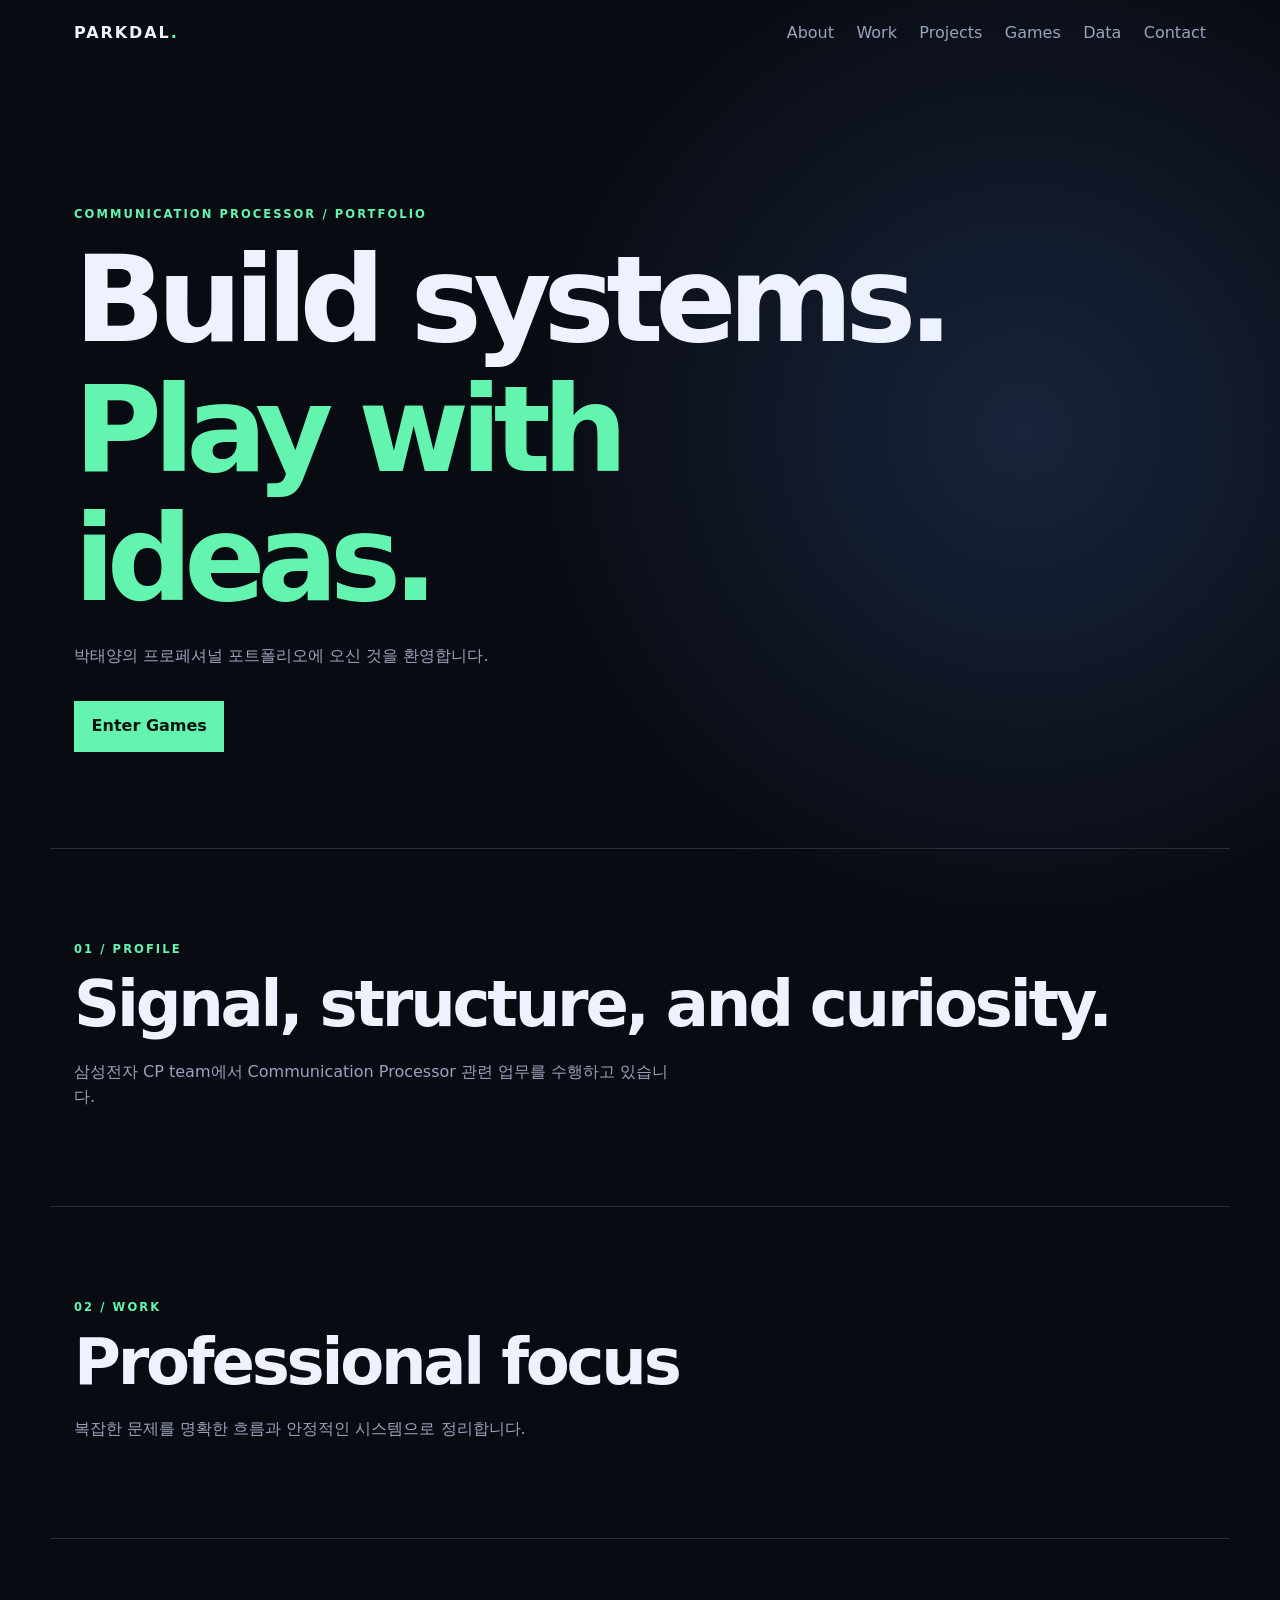
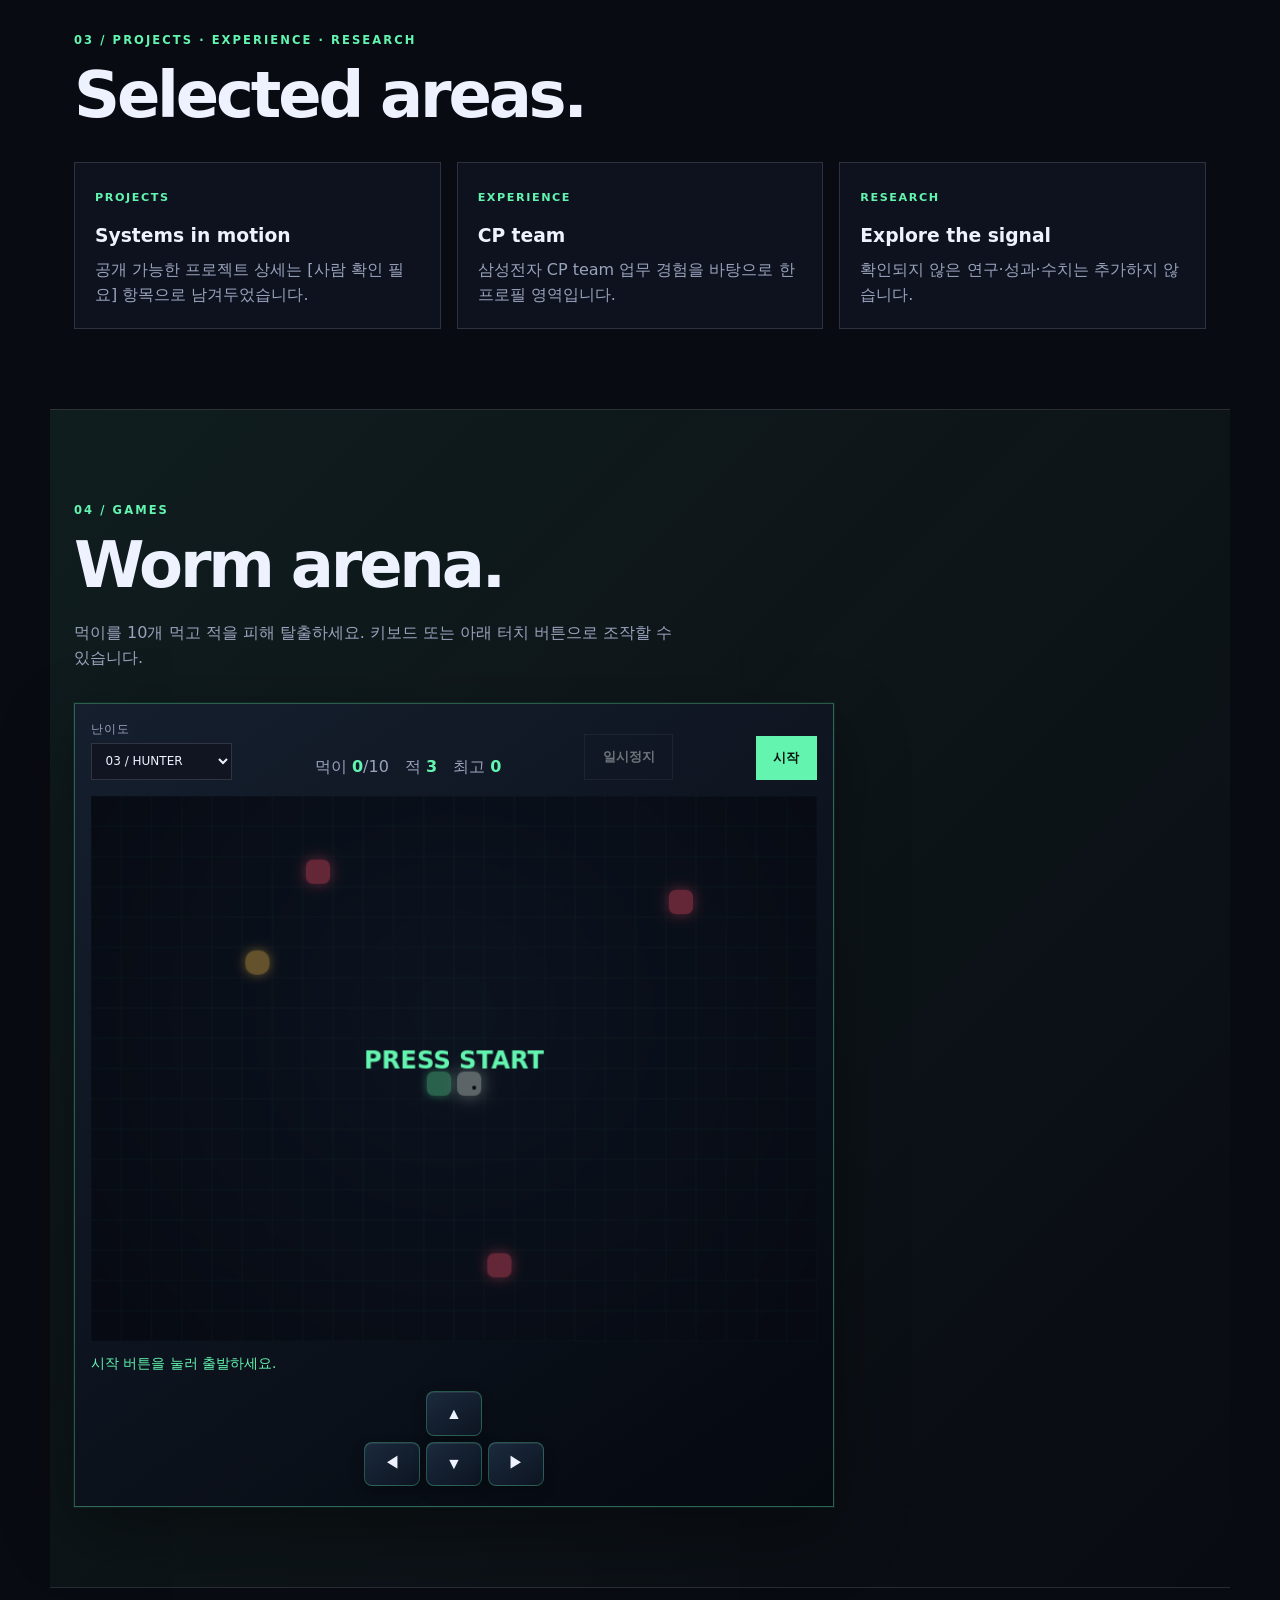
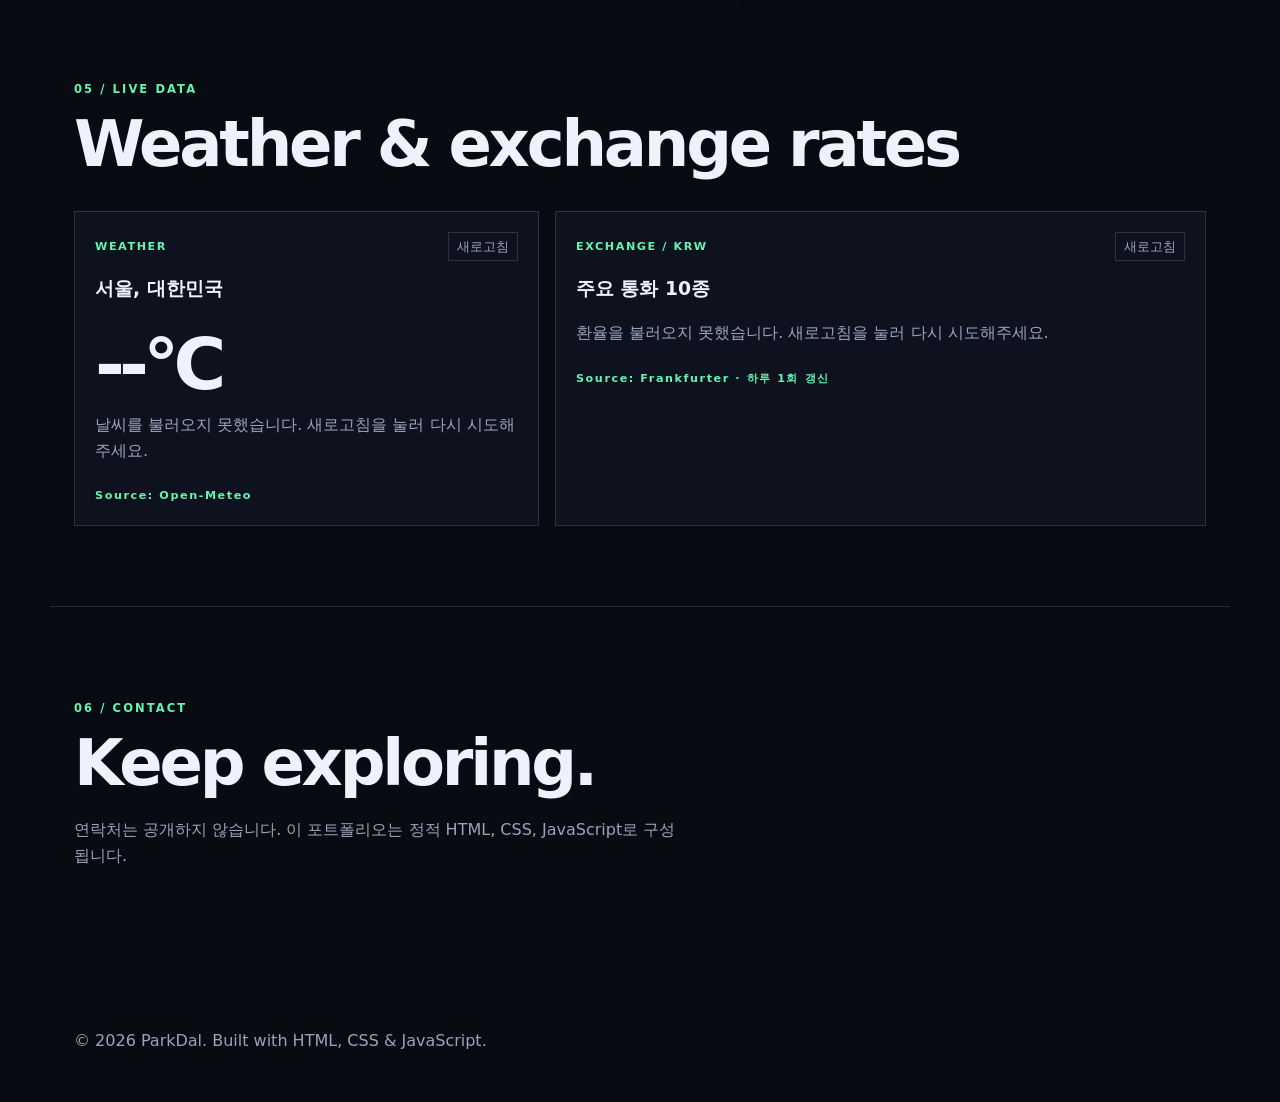
<file: index.html>
<!doctype html>
<html lang="ko">
<head>
  <meta charset="utf-8">
  <meta name="viewport" content="width=device-width, initial-scale=1">
  <meta name="description" content="박태양의 프로페셔널 포트폴리오">
  <title>ParkDal | Portfolio</title>
  <link rel="stylesheet" href="styles.css">
  <script src="script.js" defer></script>
  <script src="game.js" defer></script>
</head>
<body>
  <header class="site-header">
    <a class="brand" href="#home" aria-label="ParkDal 홈">PARKDAL<span>.</span></a>
    <button class="menu-toggle" type="button" aria-expanded="false" aria-controls="site-nav">메뉴</button>
    <nav id="site-nav" class="site-nav" aria-label="주요 메뉴">
      <a href="#about">About</a>
      <a href="#work">Work</a>
      <a href="#projects">Projects</a>
      <a href="#games">Games</a>
      <a href="#data">Data</a>
      <a href="#contact">Contact</a>
    </nav>
  </header>

  <main>
    <section id="home" class="hero" aria-labelledby="hero-title">
      <p class="eyebrow">COMMUNICATION PROCESSOR / PORTFOLIO</p>
      <h1 id="hero-title">Build systems.<br><span>Play with ideas.</span></h1>
      <p class="hero-copy">박태양의 프로페셔널 포트폴리오에 오신 것을 환영합니다.</p>
      <a class="button" href="#games">Enter Games</a>
    </section>

    <section id="about" class="content-section" aria-labelledby="about-title">
      <p class="eyebrow">01 / PROFILE</p>
      <h2 id="about-title">Signal, structure, and curiosity.</h2>
      <p>삼성전자 CP team에서 Communication Processor 관련 업무를 수행하고 있습니다.</p>
    </section>

    <section id="work" class="content-section" aria-labelledby="work-title">
      <p class="eyebrow">02 / WORK</p>
      <h2 id="work-title">Professional focus</h2>
      <p>복잡한 문제를 명확한 흐름과 안정적인 시스템으로 정리합니다.</p>
    </section>

    <section id="projects" class="content-section" aria-labelledby="projects-title">
      <p class="eyebrow">03 / PROJECTS · EXPERIENCE · RESEARCH</p>
      <h2 id="projects-title">Selected areas.</h2>
      <div class="card-grid">
        <article class="info-card"><span>PROJECTS</span><h3>Systems in motion</h3><p>공개 가능한 프로젝트 상세는 [사람 확인 필요] 항목으로 남겨두었습니다.</p></article>
        <article class="info-card"><span>EXPERIENCE</span><h3>CP team</h3><p>삼성전자 CP team 업무 경험을 바탕으로 한 프로필 영역입니다.</p></article>
        <article class="info-card"><span>RESEARCH</span><h3>Explore the signal</h3><p>확인되지 않은 연구·성과·수치는 추가하지 않습니다.</p></article>
      </div>
    </section>

    <section id="games" class="content-section game-preview" aria-labelledby="games-title">
      <p class="eyebrow">04 / GAMES</p>
      <h2 id="games-title">Worm arena.</h2>
      <p>먹이를 10개 먹고 적을 피해 탈출하세요. 키보드 또는 아래 터치 버튼으로 조작할 수 있습니다.</p>
      <div class="game-shell">
        <div class="game-toolbar">
          <label for="difficulty">난이도
            <select id="difficulty">
              <option value="1">01 / TRAINING</option>
              <option value="2">02 / SCOUT</option>
              <option value="3" selected>03 / HUNTER</option>
              <option value="4">04 / RUSH</option>
              <option value="5">05 / NIGHTMARE</option>
            </select>
          </label>
          <div class="game-stats" aria-live="polite">
            <span>먹이 <strong id="score">0</strong>/10</span>
            <span>적 <strong id="enemy-count">3</strong></span>
            <span>최고 <strong id="high-score">0</strong></span>
          </div>
          <button id="pause-game" class="button button-small button-quiet" type="button">일시정지</button>
          <button id="start-game" class="button button-small" type="button">시작</button>
          <button id="restart-game" class="button button-small" type="button" hidden>재시작</button>
        </div>
        <div class="game-board-wrap">
          <canvas id="game-board" width="720" height="540" aria-label="지렁이 게임 보드"></canvas>
          <p id="game-status" class="game-status" role="status">방향키 또는 WASD로 시작하세요.</p>
        </div>
        <div class="touch-controls" aria-label="터치 방향 조작">
          <button type="button" data-direction="up" aria-label="위로 이동">▲</button>
          <div class="touch-row">
            <button type="button" data-direction="left" aria-label="왼쪽으로 이동">◀</button>
            <button type="button" data-direction="down" aria-label="아래로 이동">▼</button>
            <button type="button" data-direction="right" aria-label="오른쪽으로 이동">▶</button>
          </div>
        </div>
      </div>
    </section>

    <section id="data" class="content-section" aria-labelledby="data-title">
      <p class="eyebrow">05 / LIVE DATA</p>
      <h2 id="data-title">Weather &amp; exchange rates</h2>
      <div class="data-grid">
        <article class="data-card" id="weather-card"><div class="data-heading"><span>WEATHER</span><button id="weather-refresh" type="button">새로고침</button></div><h3 id="weather-place">위치 확인 중</h3><p id="weather-value" class="data-value">--°C</p><p id="weather-meta">위치 권한을 확인하고 있습니다.</p><small>Source: Open-Meteo</small></article>
        <article class="data-card" id="exchange-card"><div class="data-heading"><span>EXCHANGE / KRW</span><button id="exchange-refresh" type="button">새로고침</button></div><h3>주요 통화 10종</h3><div id="exchange-content" class="exchange-content"><p>환율을 불러오는 중입니다.</p></div><small>Source: Frankfurter · 하루 1회 갱신</small></article>
      </div>
    </section>

    <section id="contact" class="content-section contact-section" aria-labelledby="contact-title">
      <p class="eyebrow">06 / CONTACT</p>
      <h2 id="contact-title">Keep exploring.</h2>
      <p>연락처는 공개하지 않습니다. 이 포트폴리오는 정적 HTML, CSS, JavaScript로 구성됩니다.</p>
    </section>
  </main>

  <footer class="site-footer">© 2026 ParkDal. Built with HTML, CSS &amp; JavaScript.</footer>
</body>
</html>
</file>
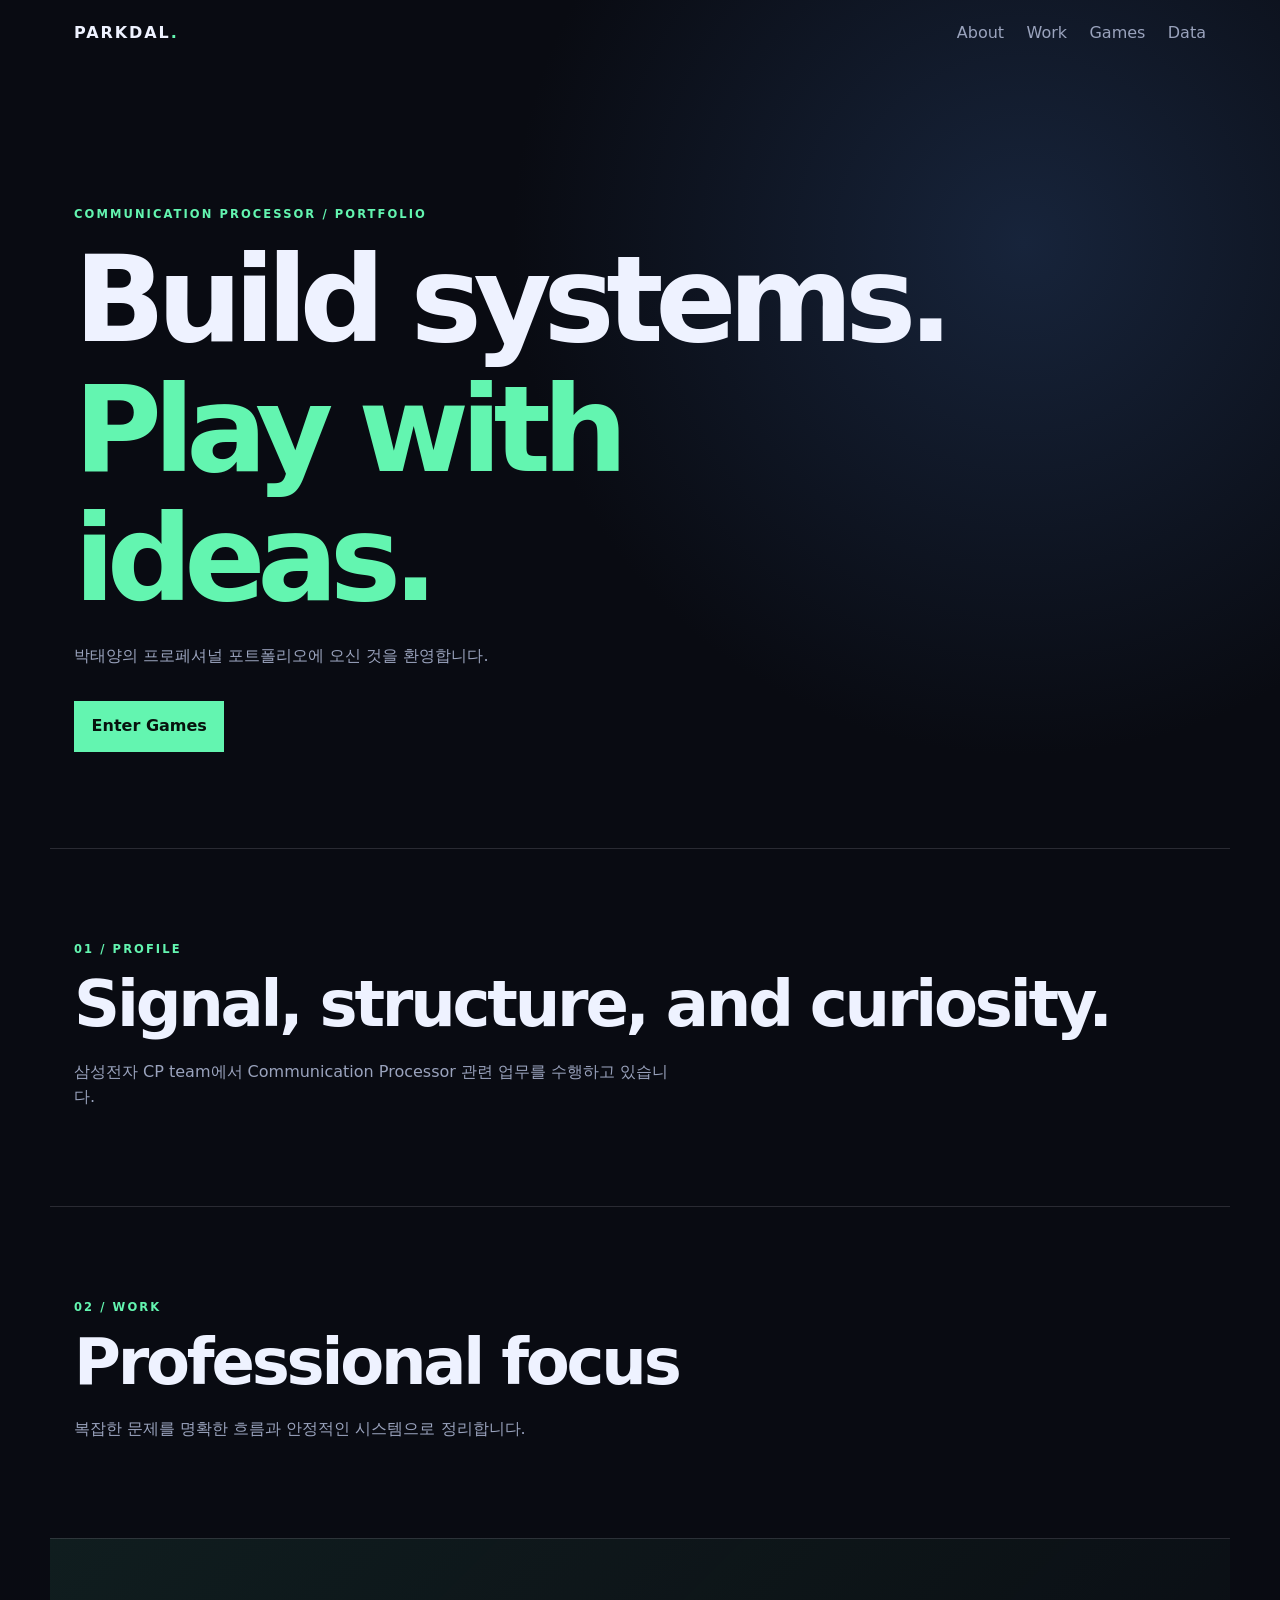
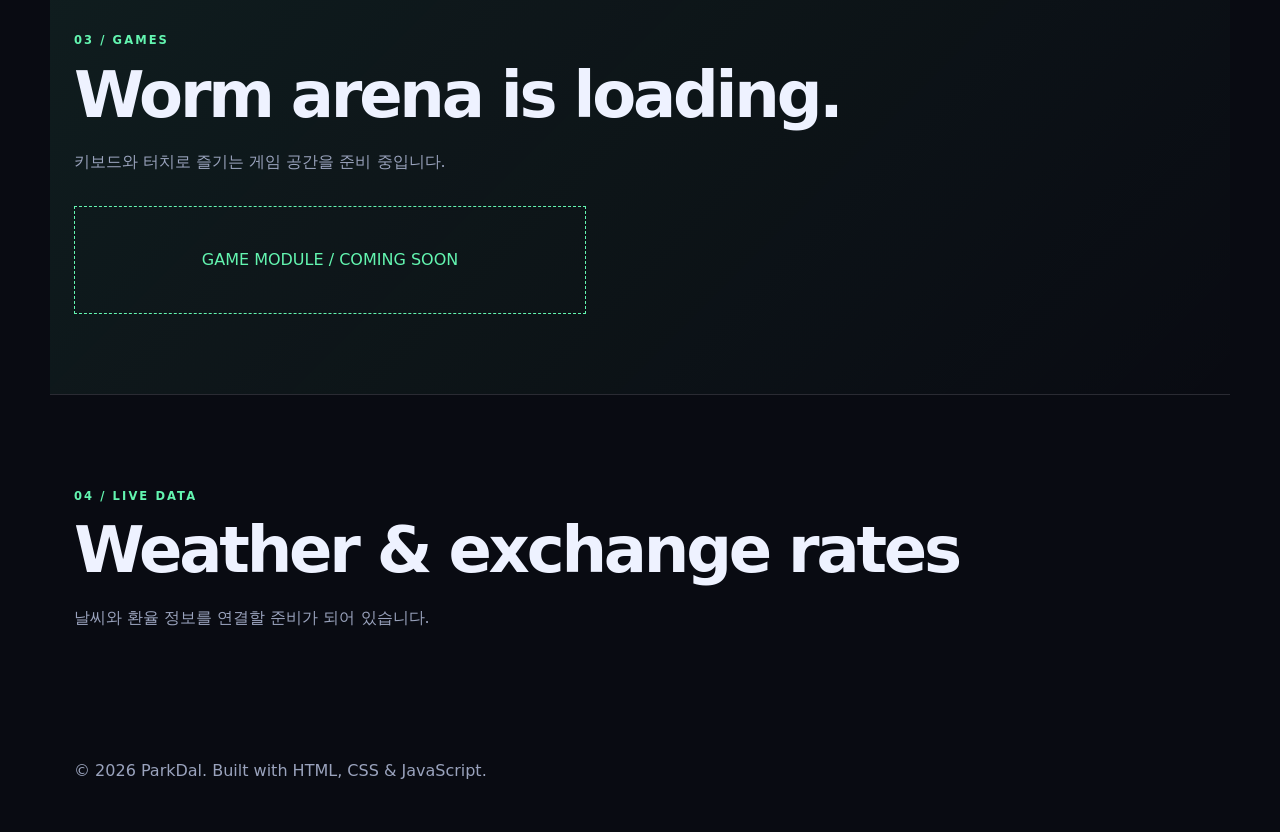
<file: Loop Engineering 10/index.html>
<!doctype html>
<html lang="ko">
<head>
  <meta charset="utf-8">
  <meta name="viewport" content="width=device-width, initial-scale=1">
  <meta name="description" content="박태양의 프로페셔널 포트폴리오">
  <title>ParkDal | Portfolio</title>
  <link rel="stylesheet" href="styles.css">
  <script src="script.js" defer></script>
</head>
<body>
  <header class="site-header">
    <a class="brand" href="#home" aria-label="ParkDal 홈">PARKDAL<span>.</span></a>
    <button class="menu-toggle" type="button" aria-expanded="false" aria-controls="site-nav">메뉴</button>
    <nav id="site-nav" class="site-nav" aria-label="주요 메뉴">
      <a href="#about">About</a>
      <a href="#work">Work</a>
      <a href="#games">Games</a>
      <a href="#data">Data</a>
    </nav>
  </header>

  <main>
    <section id="home" class="hero" aria-labelledby="hero-title">
      <p class="eyebrow">COMMUNICATION PROCESSOR / PORTFOLIO</p>
      <h1 id="hero-title">Build systems.<br><span>Play with ideas.</span></h1>
      <p class="hero-copy">박태양의 프로페셔널 포트폴리오에 오신 것을 환영합니다.</p>
      <a class="button" href="#games">Enter Games</a>
    </section>

    <section id="about" class="content-section" aria-labelledby="about-title">
      <p class="eyebrow">01 / PROFILE</p>
      <h2 id="about-title">Signal, structure, and curiosity.</h2>
      <p>삼성전자 CP team에서 Communication Processor 관련 업무를 수행하고 있습니다.</p>
    </section>

    <section id="work" class="content-section" aria-labelledby="work-title">
      <p class="eyebrow">02 / WORK</p>
      <h2 id="work-title">Professional focus</h2>
      <p>복잡한 문제를 명확한 흐름과 안정적인 시스템으로 정리합니다.</p>
    </section>

    <section id="games" class="content-section game-preview" aria-labelledby="games-title">
      <p class="eyebrow">03 / GAMES</p>
      <h2 id="games-title">Worm arena is loading.</h2>
      <p>키보드와 터치로 즐기는 게임 공간을 준비 중입니다.</p>
      <div class="game-placeholder" role="status">GAME MODULE / COMING SOON</div>
    </section>

    <section id="data" class="content-section" aria-labelledby="data-title">
      <p class="eyebrow">04 / LIVE DATA</p>
      <h2 id="data-title">Weather &amp; exchange rates</h2>
      <p>날씨와 환율 정보를 연결할 준비가 되어 있습니다.</p>
    </section>
  </main>

  <footer class="site-footer">© 2026 ParkDal. Built with HTML, CSS &amp; JavaScript.</footer>
</body>
</html>
</file>
<file: styles.css>
:root {
  color-scheme: dark;
  --bg: #090b12;
  --panel: #111522;
  --text: #eef2ff;
  --muted: #9aa3bd;
  --accent: #63f5b0;
  --line: rgba(238, 242, 255, .14);
}

* { box-sizing: border-box; }
html { scroll-behavior: smooth; }
body {
  margin: 0;
  background: radial-gradient(circle at 80% 10%, #17243b 0, transparent 32rem), var(--bg);
  color: var(--text);
  font-family: Inter, ui-sans-serif, system-ui, sans-serif;
  line-height: 1.6;
}
a { color: inherit; }
.site-header {
  align-items: center;
  display: flex;
  justify-content: space-between;
  margin: 0 auto;
  max-width: 1180px;
  padding: 1.25rem 1.5rem;
}
.brand { font-weight: 800; letter-spacing: .12em; text-decoration: none; }
.brand span, .eyebrow, h1 span { color: var(--accent); }
.site-nav { display: flex; gap: 1.4rem; }
.site-nav a { color: var(--muted); text-decoration: none; }
.site-nav a:hover, .site-nav a:focus-visible { color: var(--accent); }
.menu-toggle { display: none; }
main { margin: 0 auto; max-width: 1180px; }
.hero { min-height: 70vh; padding: 8rem 1.5rem 6rem; }
.eyebrow { font-size: .72rem; font-weight: 800; letter-spacing: .18em; }
h1, h2 { line-height: 1.08; margin: .6rem 0 1.2rem; }
h1 { font-size: clamp(3.3rem, 10vw, 7.5rem); letter-spacing: -.07em; max-width: 900px; }
h2 { font-size: clamp(2rem, 5vw, 4rem); letter-spacing: -.05em; }
.hero-copy, .content-section > p:not(.eyebrow) { color: var(--muted); max-width: 38rem; }
.button { background: var(--accent); color: #07130e; display: inline-block; font-weight: 800; margin-top: 1rem; padding: .8rem 1.1rem; text-decoration: none; }
.content-section { border-top: 1px solid var(--line); padding: 5rem 1.5rem; }
.card-grid, .data-grid { display: grid; gap: 1rem; grid-template-columns: repeat(3, minmax(0, 1fr)); margin-top: 2rem; }
.info-card, .data-card { background: rgba(17, 21, 34, .75); border: 1px solid var(--line); padding: 1.25rem; }
.info-card > span, .data-card > small, .data-heading span { color: var(--accent); font-size: .7rem; font-weight: 800; letter-spacing: .14em; }
.info-card h3, .data-card h3 { margin: .8rem 0 .35rem; }
.info-card p, .data-card p { color: var(--muted); margin: 0; }
.game-preview { background: linear-gradient(135deg, rgba(99, 245, 176, .08), transparent); }
.game-shell { background: linear-gradient(145deg, rgba(21, 31, 47, .96), rgba(5, 8, 15, .96)); border: 1px solid rgba(99, 245, 176, .34); box-shadow: 0 0 0 1px rgba(99, 245, 176, .06), 0 1.5rem 4rem rgba(0, 0, 0, .35); margin-top: 2rem; max-width: 760px; padding: 1rem; }
.game-toolbar { align-items: end; display: flex; flex-wrap: wrap; gap: .8rem; justify-content: space-between; margin-bottom: 1rem; }
.game-toolbar label { color: var(--muted); display: grid; font-size: .75rem; gap: .25rem; letter-spacing: .08em; text-transform: uppercase; }
.game-toolbar select { background: var(--panel); border: 1px solid var(--line); color: var(--text); font: inherit; padding: .6rem; }
.game-stats { color: var(--muted); display: flex; gap: 1rem; }
.game-stats strong { color: var(--accent); }
.button-small { border: 0; cursor: pointer; margin-top: 0; }
.button-small[hidden] { display: none; }
.button-small:disabled { cursor: not-allowed; filter: grayscale(1); opacity: .42; }
.button-quiet { background: transparent; border: 1px solid var(--line); color: var(--text); }
.game-board-wrap { position: relative; }
#game-board { background: #0b111b; display: block; height: auto; max-width: 100%; width: 100%; }
.game-status { color: var(--accent); font-size: .85rem; margin: .8rem 0 0; min-height: 1.6em; }
.touch-controls { display: grid; gap: .35rem; grid-template-columns: repeat(3, minmax(2.8rem, 3.5rem)); justify-content: center; margin: 1rem auto .25rem; }
.touch-controls > button { grid-column: 2; }
.touch-row { display: contents; }
.touch-row button { grid-row: 2; }
.touch-controls button { align-items: center; background: linear-gradient(145deg, #1a2a3d, #0d1421); border: 1px solid rgba(99, 245, 176, .28); border-radius: .5rem; box-shadow: inset 0 1px rgba(255, 255, 255, .08), 0 .3rem .8rem rgba(0, 0, 0, .3); color: var(--text); cursor: pointer; display: inline-flex; font-size: 1rem; justify-content: center; min-height: 2.8rem; min-width: 2.8rem; touch-action: manipulation; }
.touch-controls button:active, .touch-controls button:hover { background: var(--accent); color: #07130e; transform: translateY(1px); }
.data-grid { grid-template-columns: minmax(0, 1fr) minmax(0, 1.4fr); }
.data-heading { align-items: center; display: flex; justify-content: space-between; }
.data-heading button { background: transparent; border: 1px solid var(--line); color: var(--muted); cursor: pointer; padding: .3rem .5rem; }
.data-heading button:hover, .data-heading button:focus-visible { border-color: var(--accent); color: var(--accent); }
.data-value { color: var(--text) !important; font-size: clamp(2.5rem, 7vw, 4.5rem); font-weight: 800; letter-spacing: -.08em; line-height: 1; margin: 1.5rem 0 .75rem !important; }
.data-card small { display: block; margin-top: 1.5rem; }
.exchange-content { display: grid; gap: .25rem; margin-top: 1rem; }
.exchange-row { align-items: center; border-bottom: 1px solid var(--line); display: flex; justify-content: space-between; padding: .35rem 0; }
.exchange-row span:last-child { color: var(--accent); font-variant-numeric: tabular-nums; }
.contact-section { padding-bottom: 7rem; }
.site-footer { color: var(--muted); margin: 0 auto; max-width: 1180px; padding: 2rem 1.5rem 3rem; }
:focus-visible { outline: 2px solid var(--accent); outline-offset: 4px; }
@media (max-width: 640px) {
  .site-header { flex-wrap: wrap; gap: 1rem; }
  .menu-toggle { background: transparent; border: 1px solid var(--line); color: var(--text); display: block; padding: .5rem .7rem; }
  .site-nav { display: none; flex-basis: 100%; flex-direction: column; gap: .7rem; padding-top: .5rem; }
  .site-nav.is-open { display: flex; }
  .hero { min-height: 62vh; padding-top: 5rem; }
  .game-toolbar { align-items: stretch; flex-direction: column; }
  .game-stats { justify-content: space-between; }
  .card-grid, .data-grid { grid-template-columns: 1fr; }
}
</file>
<file: Loop Engineering 10/styles.css>
:root {
  color-scheme: dark;
  --bg: #090b12;
  --panel: #111522;
  --text: #eef2ff;
  --muted: #9aa3bd;
  --accent: #63f5b0;
  --line: rgba(238, 242, 255, .14);
}

* { box-sizing: border-box; }
html { scroll-behavior: smooth; }
body {
  margin: 0;
  background: radial-gradient(circle at 80% 10%, #17243b 0, transparent 32rem), var(--bg);
  color: var(--text);
  font-family: Inter, ui-sans-serif, system-ui, sans-serif;
  line-height: 1.6;
}
a { color: inherit; }
.site-header {
  align-items: center;
  display: flex;
  justify-content: space-between;
  margin: 0 auto;
  max-width: 1180px;
  padding: 1.25rem 1.5rem;
}
.brand { font-weight: 800; letter-spacing: .12em; text-decoration: none; }
.brand span, .eyebrow, h1 span { color: var(--accent); }
.site-nav { display: flex; gap: 1.4rem; }
.site-nav a { color: var(--muted); text-decoration: none; }
.site-nav a:hover, .site-nav a:focus-visible { color: var(--accent); }
.menu-toggle { display: none; }
main { margin: 0 auto; max-width: 1180px; }
.hero { min-height: 70vh; padding: 8rem 1.5rem 6rem; }
.eyebrow { font-size: .72rem; font-weight: 800; letter-spacing: .18em; }
h1, h2 { line-height: 1.08; margin: .6rem 0 1.2rem; }
h1 { font-size: clamp(3.3rem, 10vw, 7.5rem); letter-spacing: -.07em; max-width: 900px; }
h2 { font-size: clamp(2rem, 5vw, 4rem); letter-spacing: -.05em; }
.hero-copy, .content-section > p:not(.eyebrow) { color: var(--muted); max-width: 38rem; }
.button { background: var(--accent); color: #07130e; display: inline-block; font-weight: 800; margin-top: 1rem; padding: .8rem 1.1rem; text-decoration: none; }
.content-section { border-top: 1px solid var(--line); padding: 5rem 1.5rem; }
.game-preview { background: linear-gradient(135deg, rgba(99, 245, 176, .08), transparent); }
.game-placeholder { border: 1px dashed var(--accent); color: var(--accent); margin-top: 2rem; max-width: 32rem; padding: 2.5rem 1rem; text-align: center; }
.site-footer { color: var(--muted); margin: 0 auto; max-width: 1180px; padding: 2rem 1.5rem 3rem; }
:focus-visible { outline: 2px solid var(--accent); outline-offset: 4px; }
@media (max-width: 640px) {
  .site-header { flex-wrap: wrap; gap: 1rem; }
  .menu-toggle { background: transparent; border: 1px solid var(--line); color: var(--text); display: block; padding: .5rem .7rem; }
  .site-nav { display: none; flex-basis: 100%; flex-direction: column; gap: .7rem; padding-top: .5rem; }
  .site-nav.is-open { display: flex; }
  .hero { min-height: 62vh; padding-top: 5rem; }
}
</file>
